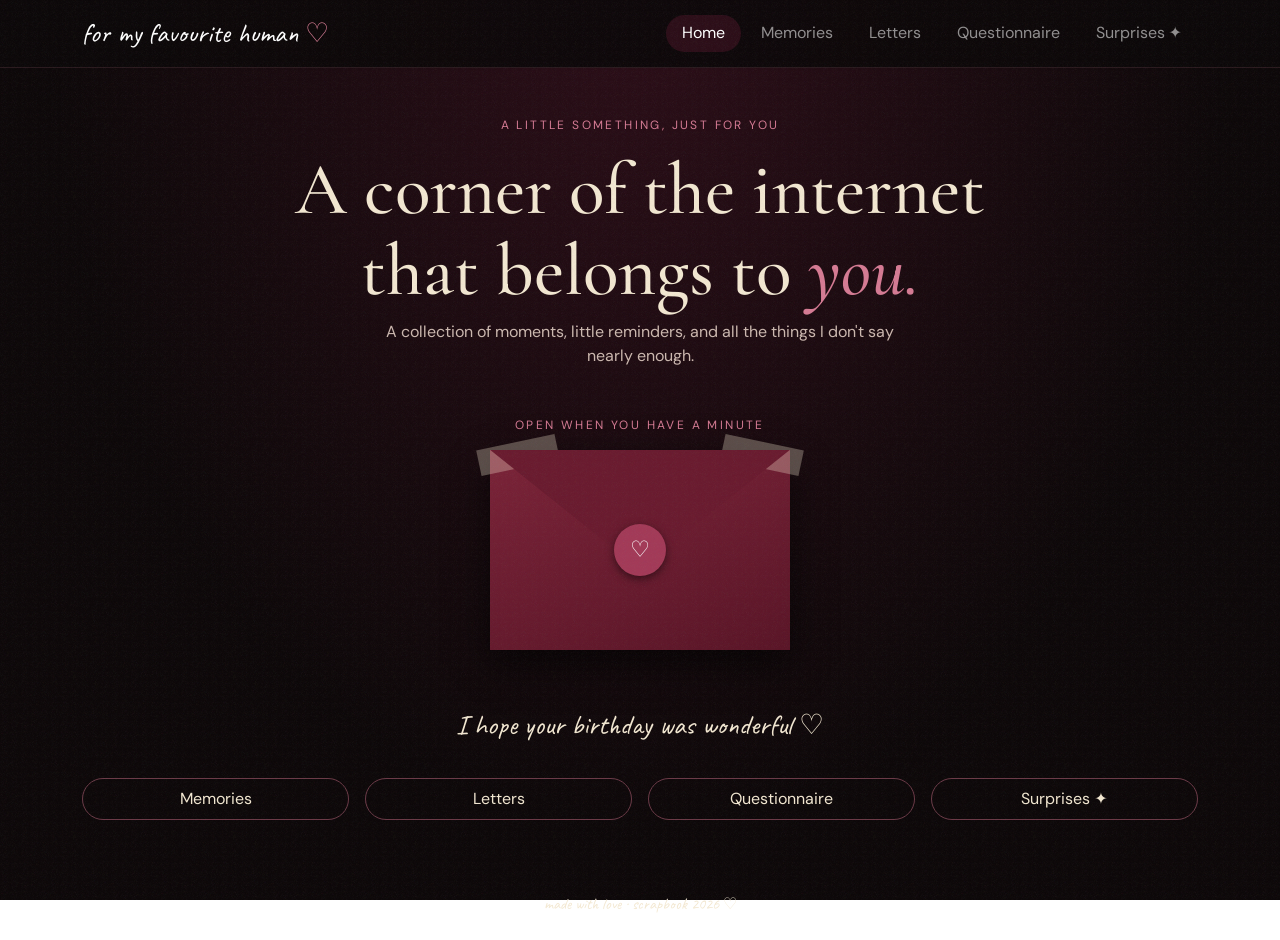
<file: index.html>
<!DOCTYPE html>
<html lang="en">
<head>
<meta charset="utf-8">
<meta name="viewport" content="width=device-width, initial-scale=1">
<title>Home · for my favourite human</title>
<link href="https://cdn.jsdelivr.net/npm/bootstrap@5.3.3/dist/css/bootstrap.min.css" rel="stylesheet">
<link href="https://fonts.googleapis.com/css2?family=Caveat:wght@500;700&family=Cormorant+Garamond:ital,wght@0,500;1,500&family=DM+Sans:wght@400;500&display=swap" rel="stylesheet">
<link href="css/style.css" rel="stylesheet">
</head>
<body data-page="home">
<div id="site-nav"></div>
<main class="container text-center py-5">
  <p class="eyebrow">a little something, just for you</p>
  <h1 class="display-title">A corner of the internet<br>that belongs to <em>you.</em></h1>
  <p class="lead-soft mx-auto">A collection of moments, little reminders, and all the things I don't say nearly enough.</p>
  <p class="eyebrow mt-5">open when you have a minute</p>
  <button id="envelope" class="envelope" type="button" aria-expanded="false" aria-controls="welcome-letter">
    <span class="tape t1"></span><span class="tape t2"></span><span class="flap"></span><span class="seal">♡</span>
    <span class="visually-hidden">Open the letter</span>
  </button>
  <article id="welcome-letter" class="paper torn mx-auto mt-4 text-start" hidden>
    <p class="hand fs-3 mb-2">Heyyyy My whole world, My Queen, My Baby, MRS.21st😝...,</p>
    <p>Welcome to your own Space in The world wide webbbbbbbb. Before you even start saying "You wanna be meee sooooo baaaaaaaaadddddddddddddddd" cuz ik you're dying to say it... Just take a chill pill. Lemme show you competition kidogo. So sit back relax grab sth you loveee and enjooyyyyyyyyyyyyyyy. ANd before your curious ass starts trying to find out what surprises are in store for you, hold your damn horsesssssssss. Its locked till you fill out the questionnaire i put in place. Dont believe me literally go try and see. Anywayyyyyyyyy have fun exploring your own space baby. Have fun and Happy Birthday Month  My Queen. I love you so much mi amor!💕💕</p>
    <p class="hand fs-4 mb-0">Love, Chiaji♡</p>
  </article>
  <p id="birthday-countdown" class="hand fs-3 mt-5"></p>
  <div class="row g-3 mt-2 justify-content-center">
    <div class="col-6 col-md-3"><a class="btn btn-scrap w-100" href="memories.html">Memories</a></div>
    <div class="col-6 col-md-3"><a class="btn btn-scrap w-100" href="letters.html">Letters</a></div>
    <div class="col-6 col-md-3"><a class="btn btn-scrap w-100" href="questionnaire.html">Questionnaire</a></div>
    <div class="col-6 col-md-3"><a class="btn btn-scrap w-100" href="surprises.html">Surprises ✦</a></div>
  </div>
</main>
<footer class="text-center py-4 hand">made with love · scrapbook 2026 ♡</footer>
<script src="https://cdn.jsdelivr.net/npm/bootstrap@5.3.3/dist/js/bootstrap.bundle.min.js"></script>
<script src="js/config.js"></script>
<script src="js/main.js"></script>

</body>
</html>
</file>
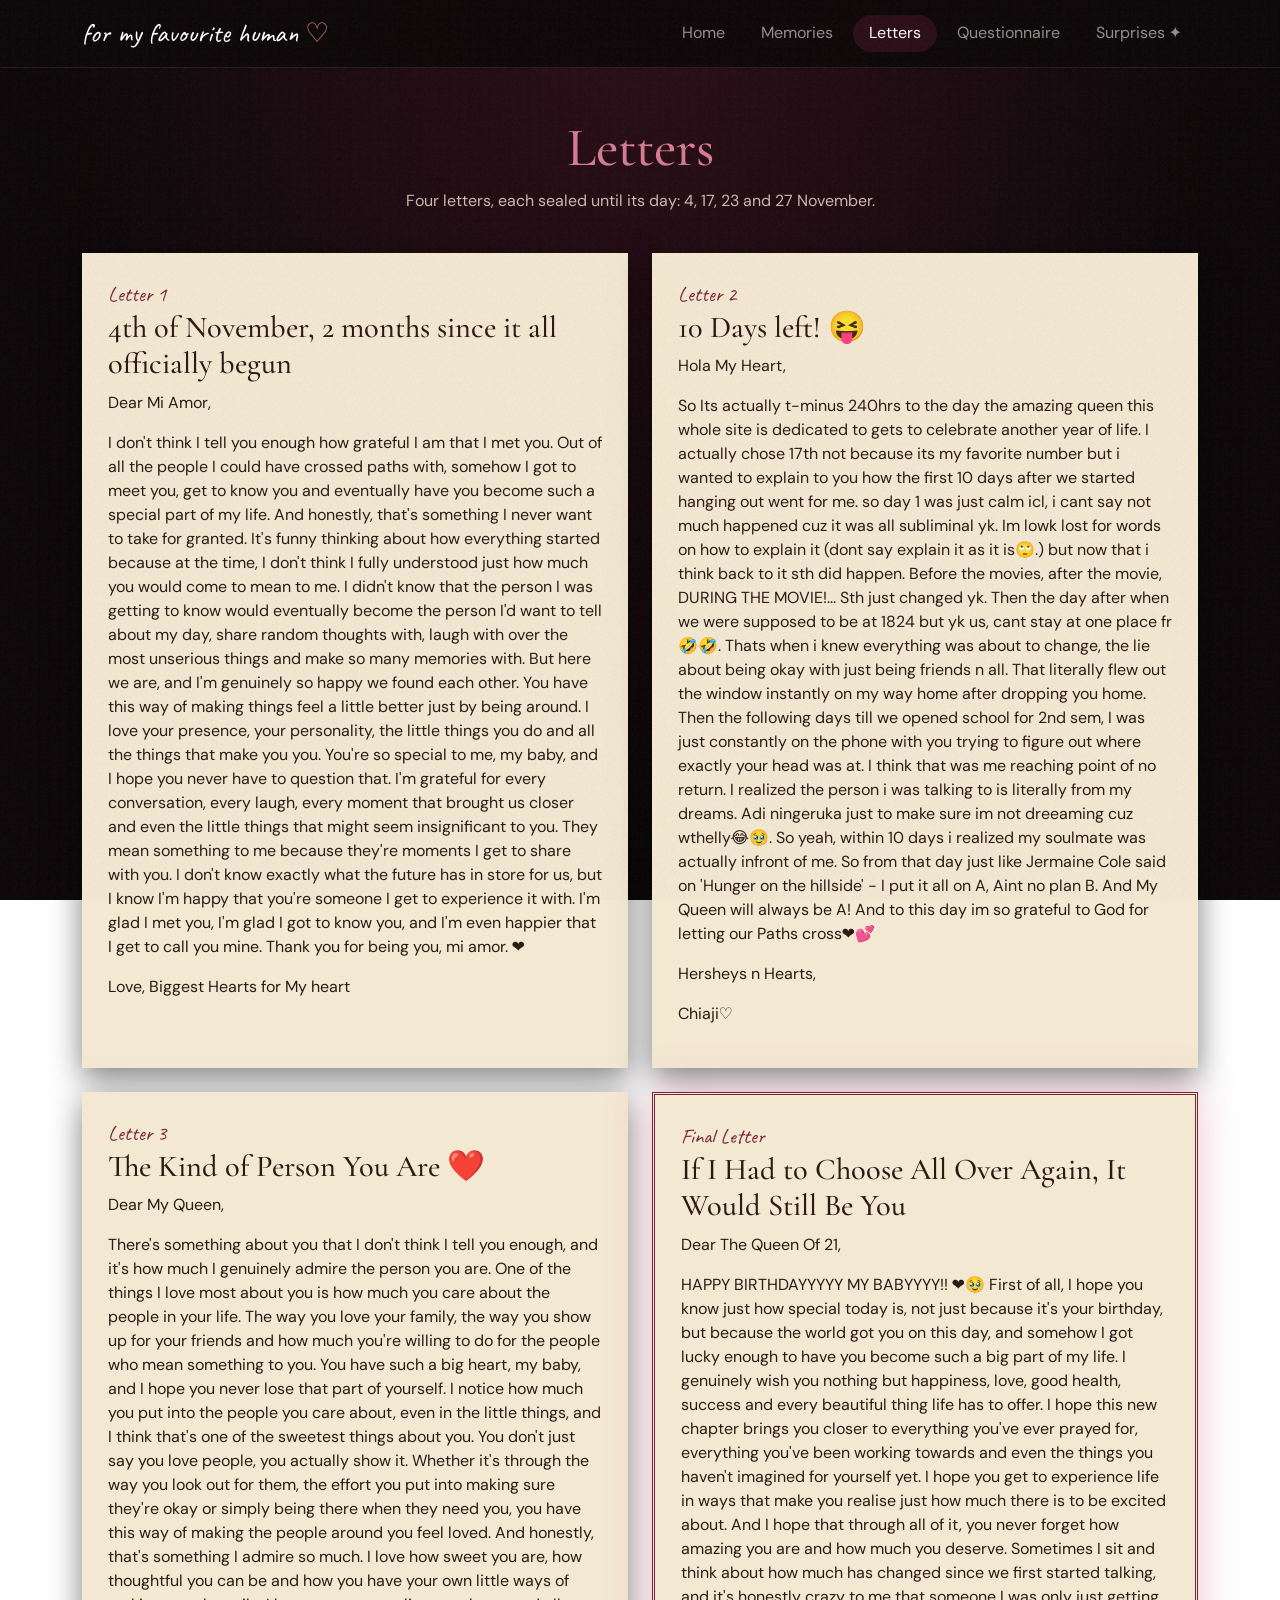
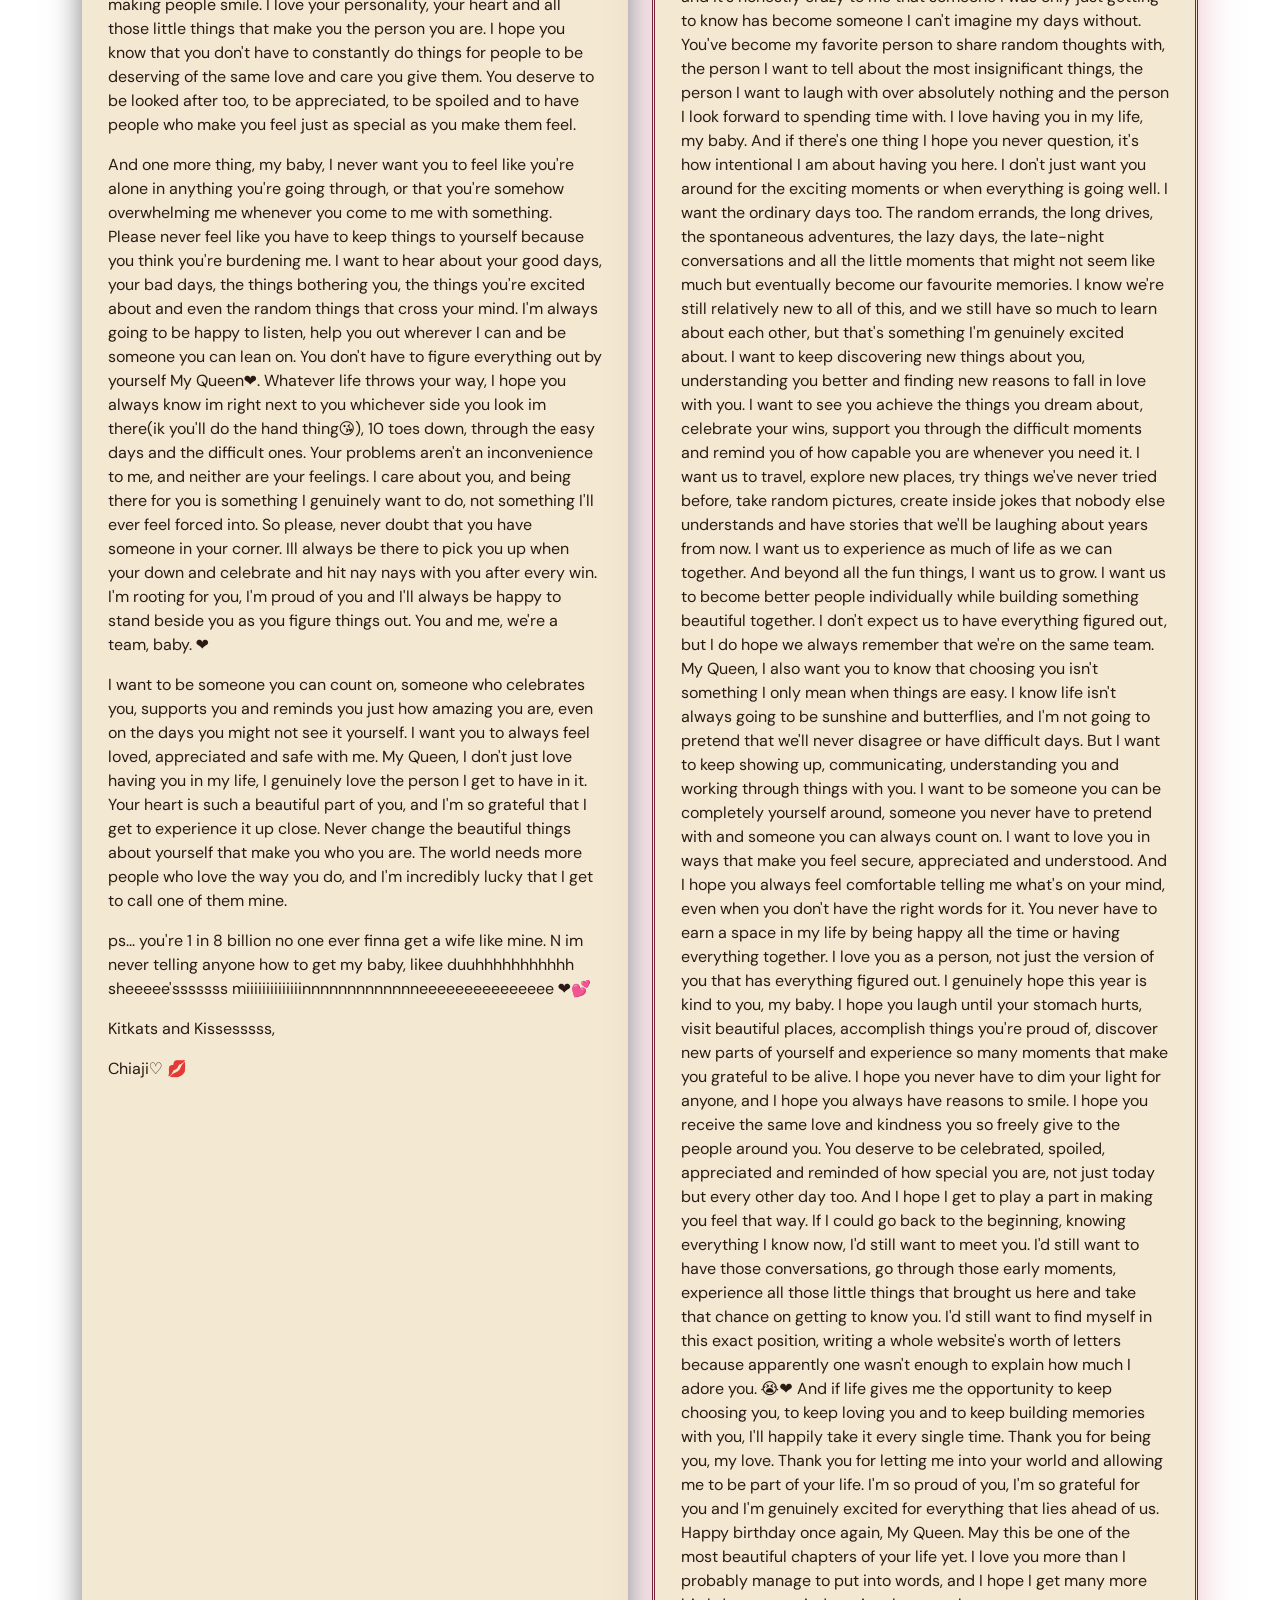
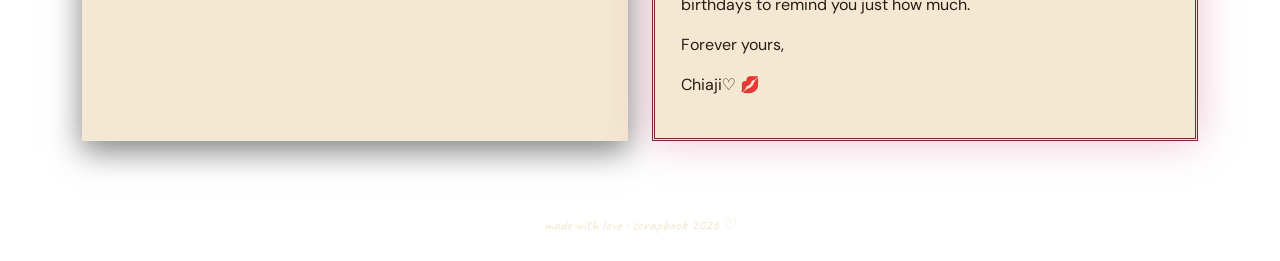
<file: letters.html>
<!DOCTYPE html>
<html lang="en">
<head>
<meta charset="utf-8">
<meta name="viewport" content="width=device-width, initial-scale=1">
<title>Letters · for my favourite human</title>
<link href="https://cdn.jsdelivr.net/npm/bootstrap@5.3.3/dist/css/bootstrap.min.css" rel="stylesheet">
<link href="https://fonts.googleapis.com/css2?family=Caveat:wght@500;700&family=Cormorant+Garamond:ital,wght@0,500;1,500&family=DM+Sans:wght@400;500&display=swap" rel="stylesheet">
<link href="css/style.css" rel="stylesheet">
</head>
<body data-page="letters">
<div id="site-nav"></div>
<main class="container py-5">
  <h1 class="page-title text-center">Letters</h1>
  <p class="text-center lead-soft mx-auto">Four letters, each sealed until its day: 4, 17, 23 and 27 November.</p>
  <div id="letters-list" class="row g-4 mt-2"></div>
</main>
<footer class="text-center py-4 hand">made with love · scrapbook 2026 ♡</footer>
<script src="https://cdn.jsdelivr.net/npm/bootstrap@5.3.3/dist/js/bootstrap.bundle.min.js"></script>
<script src="js/config.js"></script>
<script src="js/main.js"></script>
<script src="js/letters.js"></script>
</body>
</html>
</file>
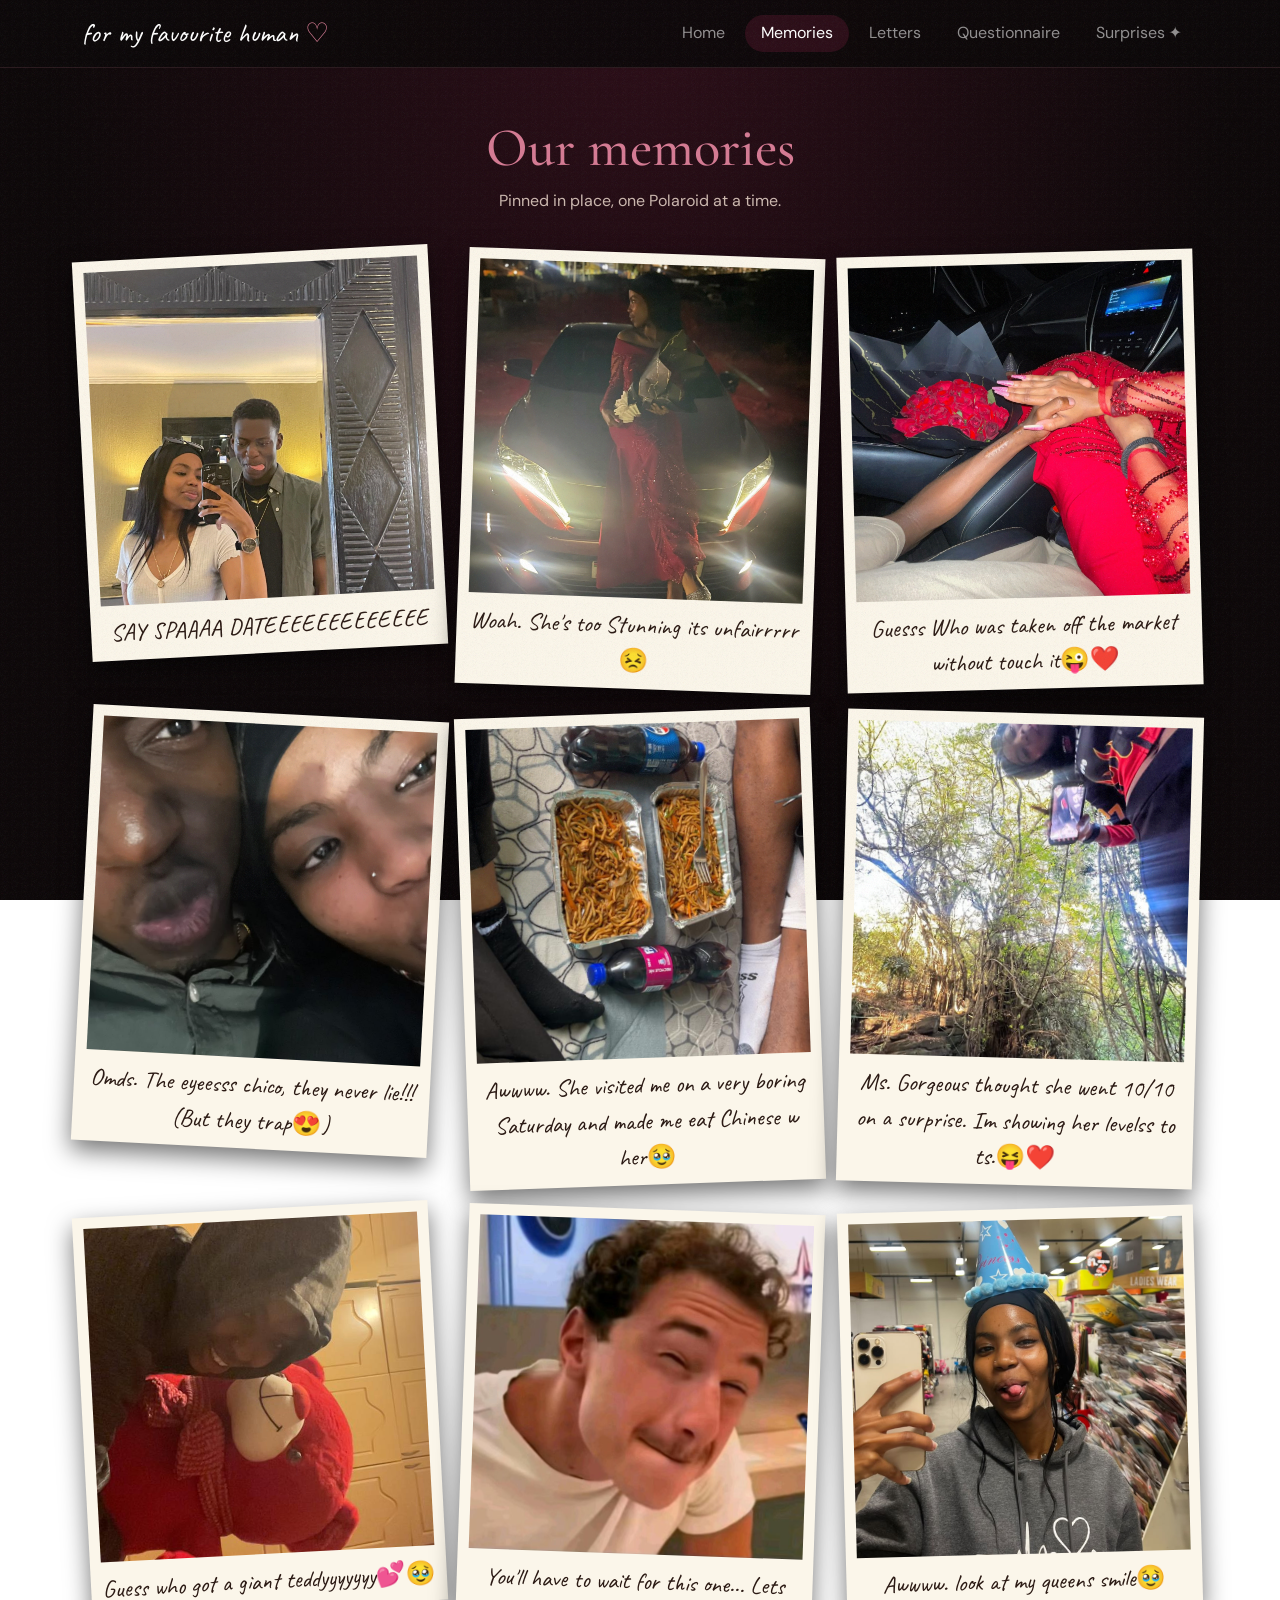
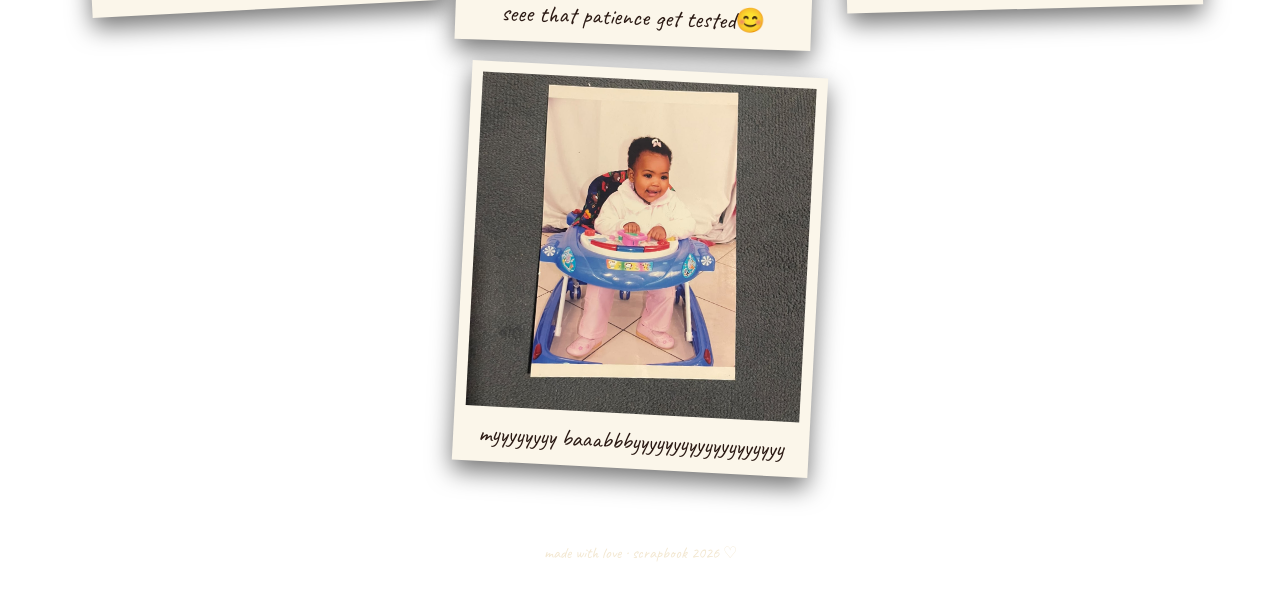
<file: memories.html>
<!DOCTYPE html>
<html lang="en">
<head>
<meta charset="utf-8">
<meta name="viewport" content="width=device-width, initial-scale=1">
<title>Memories · for my favourite human</title>
<link href="https://cdn.jsdelivr.net/npm/bootstrap@5.3.3/dist/css/bootstrap.min.css" rel="stylesheet">
<link href="https://fonts.googleapis.com/css2?family=Caveat:wght@500;700&family=Cormorant+Garamond:ital,wght@0,500;1,500&family=DM+Sans:wght@400;500&display=swap" rel="stylesheet">
<link href="css/style.css" rel="stylesheet">
</head>
<body data-page="memories">
<div id="site-nav"></div>
<main class="container py-5">
  <h1 class="page-title text-center">Our memories</h1>
  <p class="text-center lead-soft mx-auto">Pinned in place, one Polaroid at a time.</p>
  <div id="gallery" class="row g-4 justify-content-center mt-3"></div>
</main>
<footer class="text-center py-4 hand">made with love · scrapbook 2026 ♡</footer>
<script src="https://cdn.jsdelivr.net/npm/bootstrap@5.3.3/dist/js/bootstrap.bundle.min.js"></script>
<script src="js/config.js"></script>
<script src="js/main.js"></script>
<script src="js/gallery.js"></script>
</body>
</html>
</file>
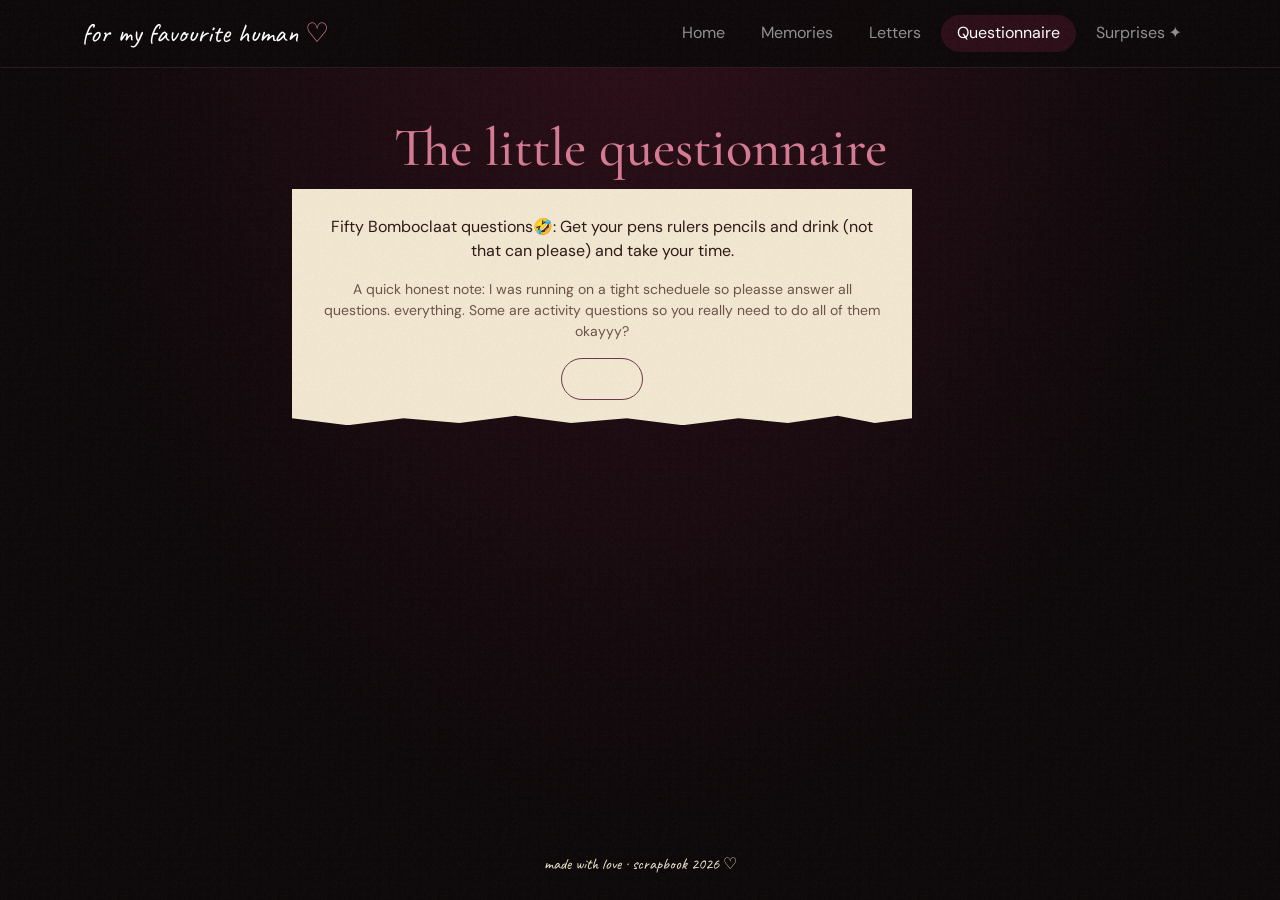
<file: questionnaire.html>
<!DOCTYPE html>
<html lang="en">
<head>
<meta charset="utf-8">
<meta name="viewport" content="width=device-width, initial-scale=1">
<title>Questionnaire · for my favourite human</title>
<link href="https://cdn.jsdelivr.net/npm/bootstrap@5.3.3/dist/css/bootstrap.min.css" rel="stylesheet">
<link href="https://fonts.googleapis.com/css2?family=Caveat:wght@500;700&family=Cormorant+Garamond:ital,wght@0,500;1,500&family=DM+Sans:wght@400;500&display=swap" rel="stylesheet">
<link href="css/style.css" rel="stylesheet">
</head>
<body data-page="questionnaire">
<div id="site-nav"></div>
<main class="container py-5" style="max-width:720px">
  <h1 class="page-title text-center">The little questionnaire</h1>

  <section id="q-intro" class="paper torn text-center">
    <p class="mb-3">Fifty Bomboclaat questions🤣: Get your pens rulers pencils and drink (not that can please) and take your time.</p>
    <p class="small privacy-note">A quick honest note: I was running on a tight scheduele so pleasse answer all questions. everything. Some are activity questions so you really need to do all of them okayyy?</p>
    <button id="q-start" type="button" class="btn btn-scrap">Start</button>
  </section>

  <section id="q-app" hidden>
    <div class="d-flex justify-content-between hand fs-5"><span id="q-counter"></span><span id="q-percent"></span></div>
    <div class="progress mb-3" role="progressbar" aria-label="Questionnaire progress"><div id="q-progress-bar" class="progress-bar"></div></div>
    <div id="q-body" class="paper"></div>
    <div id="q-error" class="alert alert-danger mt-3" role="alert" hidden></div>
    <div class="d-flex justify-content-between mt-3">
      <button id="q-prev" type="button" class="btn btn-scrap">← Previous</button>
      <button id="q-next" type="button" class="btn btn-scrap btn-primary-scrap">Next →</button>
    </div>
  </section>

  <section id="q-success" class="paper torn text-center" hidden>
    <p class="hand fs-1 mb-2">Thank you ♡</p>
    <p>Your answers were received. Your surprises are now open to you.</p>
    <p id="q-storage-warning" class="small text-danger" hidden>Your browser wouldn't let this site remember that you finished, so the surprises page may ask again.</p>
    <a class="btn btn-scrap btn-primary-scrap" href="surprises.html">Go to my surprises ✦</a>
    <a class="btn btn-scrap" href="index.html">Back home</a>
  </section>
</main>
<footer class="text-center py-4 hand">made with love · scrapbook 2026 ♡</footer>
<script src="https://cdn.jsdelivr.net/npm/bootstrap@5.3.3/dist/js/bootstrap.bundle.min.js"></script>
<script src="js/config.js"></script>
<script src="js/main.js"></script>
<script src="js/questionnaire.js"></script>
</body>
</html>
</file>
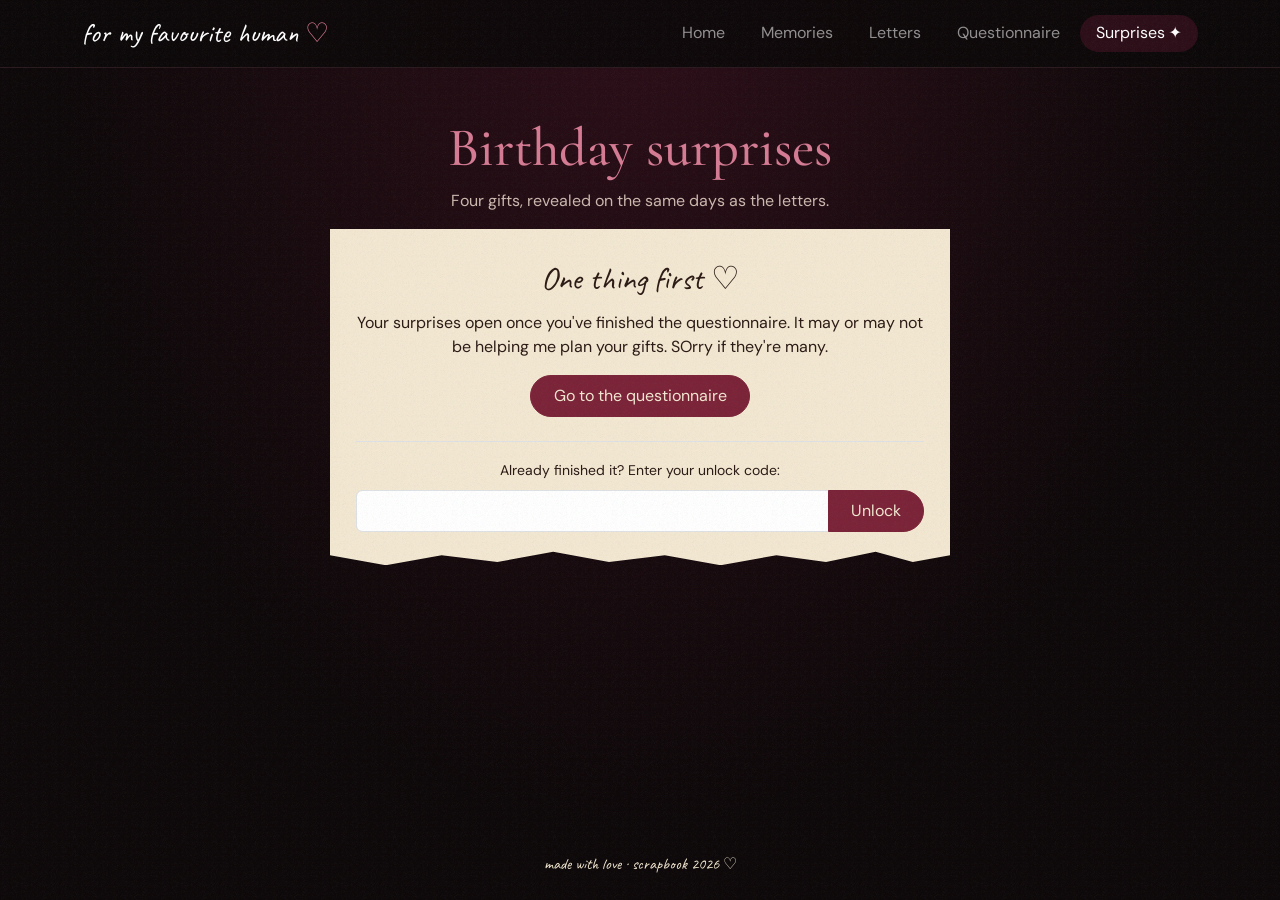
<file: surprises.html>
<!DOCTYPE html>
<html lang="en">
<head>
<meta charset="utf-8">
<meta name="viewport" content="width=device-width, initial-scale=1">
<title>Birthday Surprises · for my favourite human</title>
<link href="https://cdn.jsdelivr.net/npm/bootstrap@5.3.3/dist/css/bootstrap.min.css" rel="stylesheet">
<link href="https://fonts.googleapis.com/css2?family=Caveat:wght@500;700&family=Cormorant+Garamond:ital,wght@0,500;1,500&family=DM+Sans:wght@400;500&display=swap" rel="stylesheet">
<link href="css/style.css" rel="stylesheet">
</head>
<body data-page="surprises">
<div id="site-nav"></div>
<main class="container py-5">
  <h1 class="page-title text-center">Birthday surprises</h1>
  <p class="text-center lead-soft mx-auto">Four gifts, revealed on the same days as the letters.</p>
  <section id="gift-gate" class="paper torn mx-auto text-center" hidden>
    <p class="hand fs-2 mb-2">One thing first ♡</p>
    <p>Your surprises open once you've finished the questionnaire. It may or may not be helping me plan your gifts. SOrry if they're many.</p>
    <a class="btn btn-scrap btn-primary-scrap" href="questionnaire.html">Go to the questionnaire</a>
    <div id="gate-code-wrap" class="mt-4 pt-3 border-top" hidden>
      <label for="gate-code" class="small">Already finished it? Enter your unlock code:</label>
      <div class="input-group mt-2"><input id="gate-code" class="form-control" type="text" autocomplete="off"><button id="gate-code-btn" class="btn btn-scrap btn-primary-scrap" type="button">Unlock</button></div>
      <p id="gate-code-msg" class="small mt-2 mb-0 text-danger"></p>
    </div>
  </section>
  <div id="gifts-wrap" hidden><div id="gifts-list" class="row g-4 mt-2"></div></div>
</main>
<footer class="text-center py-4 hand">made with love · scrapbook 2026 ♡</footer>
<script src="https://cdn.jsdelivr.net/npm/bootstrap@5.3.3/dist/js/bootstrap.bundle.min.js"></script>
<script src="js/config.js"></script>
<script src="js/main.js"></script>
<script src="js/surprises.js"></script>
</body>
</html>
</file>
<file: css/style.css>
:root{--black:#0d0809;--burg:#5a1527;--burg2:#7b2338;--cream:#f3e8d2;--ink:#2b1a14;--rose:#d67b94}
body{background:radial-gradient(ellipse at top,#2c0e18,var(--black) 65%) fixed;color:var(--cream);font-family:'DM Sans',system-ui,sans-serif;min-height:100vh;display:flex;flex-direction:column}
main{flex:1}
/* film grain overlay: never blocks clicks */
body::before{content:"";position:fixed;inset:0;pointer-events:none;z-index:1050;opacity:.08;background-image:url("data:image/svg+xml,%3Csvg xmlns='http://www.w3.org/2000/svg' width='160' height='160'%3E%3Cfilter id='n'%3E%3CfeTurbulence baseFrequency='.9' numOctaves='2'/%3E%3C/filter%3E%3Crect width='100%25' height='100%25' filter='url(%23n)'/%3E%3C/svg%3E")}
.hand{font-family:'Caveat',cursive}
h1,h2,.display-title,.page-title{font-family:'Cormorant Garamond',Georgia,serif;font-weight:500}
.display-title{font-size:clamp(2.3rem,7vw,4.6rem);line-height:1.1;animation:rise .9s both}
.display-title em,.page-title{color:var(--rose)}
.page-title{font-size:clamp(2.2rem,6vw,3.4rem)}
.eyebrow{letter-spacing:.2em;text-transform:uppercase;font-size:.75rem;color:var(--rose)}
.lead-soft{max-width:34rem;color:#cdb9b0}
@keyframes rise{from{opacity:0;transform:translateY(14px)}to{opacity:1;transform:none}}
/* nav */
.site-nav{background:rgba(13,8,9,.92);border-bottom:1px solid #2a1a1e}
.navbar-brand{font-size:1.7rem}.heart{color:var(--rose)}
.nav-link{border-radius:2rem;padding:.4rem 1rem!important}
.nav-link.active{background:#2c0e18;color:#fff!important}
.btn-scrap{border:1px solid #6b3a47;color:var(--cream);border-radius:2rem;padding:.5rem 1.4rem;transition:.25s}
.btn-scrap:hover{background:var(--burg2);color:#fff;border-color:var(--burg2)}
.btn-primary-scrap{background:var(--burg2);border-color:var(--burg2)}
/* paper */
.paper{background:var(--cream);color:var(--ink);padding:1.6rem;box-shadow:0 10px 30px rgba(0,0,0,.5);max-width:620px}
.paper h2{font-size:1.9rem}
.torn{clip-path:polygon(0 0,100% 0,100% 97%,94% 99%,88% 96%,80% 99%,72% 97%,63% 100%,54% 97%,45% 99%,36% 96%,27% 99%,18% 97%,9% 100%,0 97%)}
.privacy-note{color:#6a5348}
/* envelope */
.envelope{position:relative;width:min(300px,85vw);height:200px;border:0;background:linear-gradient(160deg,var(--burg2),var(--burg));box-shadow:0 14px 34px rgba(0,0,0,.6);transition:transform .3s;cursor:pointer;display:inline-block}
.envelope:hover{transform:translateY(-4px) rotate(-1deg)}
.flap{position:absolute;inset:0 0 auto 0;height:60%;background:#6a1b2f;clip-path:polygon(0 0,100% 0,50% 100%);transform-origin:top;transition:transform .6s}
.envelope.open .flap{transform:rotateX(180deg)}
.seal{position:absolute;left:50%;top:50%;transform:translate(-50%,-50%);width:52px;height:52px;border-radius:50%;background:#a33a58;color:#fff;font-size:1.4rem;line-height:52px;box-shadow:0 3px 8px rgba(0,0,0,.5)}
.tape{position:absolute;top:-8px;width:80px;height:26px;background:rgba(243,232,210,.3)}
.t1{left:-12px;transform:rotate(-12deg)}.t2{right:-12px;transform:rotate(12deg)}
#welcome-letter:not([hidden]){animation:rise .6s both}
/* polaroids */
.polaroid{background:#fbf6ea;padding:.7rem .7rem 0;box-shadow:0 10px 24px rgba(0,0,0,.55);transform:rotate(var(--r,0deg));transition:transform .3s;margin:0;color:var(--ink)}
.polaroid:hover{transform:rotate(0) scale(1.04)}
.polaroid img,.ph{width:100%;aspect-ratio:1/1;object-fit:cover;display:block;background:#2a1a1e}
.ph{display:flex;align-items:center;justify-content:center;text-align:center;color:var(--rose);padding:1rem;font-size:.85rem}
.polaroid figcaption{font-family:'Caveat',cursive;font-size:1.5rem;text-align:center;padding:.6rem 0}
/* reveals */
.reveal{height:100%;max-width:none}
.reveal.locked{background:#d9ccb3;opacity:.75}
.reveal.finale{border:3px double var(--burg2);box-shadow:0 0 40px rgba(214,123,148,.45);animation:glow 3s ease-in-out infinite}
.reveal.finale.locked{opacity:.85}
.tag{color:var(--burg2);margin:0;font-size:1.3rem}
@keyframes glow{50%{box-shadow:0 0 60px rgba(214,123,148,.75)}}
/* questionnaire */
.progress{background:#2a1a1e;height:8px}.progress-bar{background:var(--rose);transition:width .3s}
.q-text{font-family:'Cormorant Garamond',serif;font-size:1.7rem}
.opt{display:block;border:1px solid #b9a98c;padding:.55rem .9rem;margin:.4rem 0;cursor:pointer;border-radius:.4rem}
.opt:has(input:checked){background:var(--burg2);color:#fff;border-color:var(--burg2)}
.opt input{margin-right:.6rem}
.hint{font-size:.85rem;color:#6a5348}
@media (prefers-reduced-motion:reduce){*{animation:none!important;transition:none!important}}
</file>
